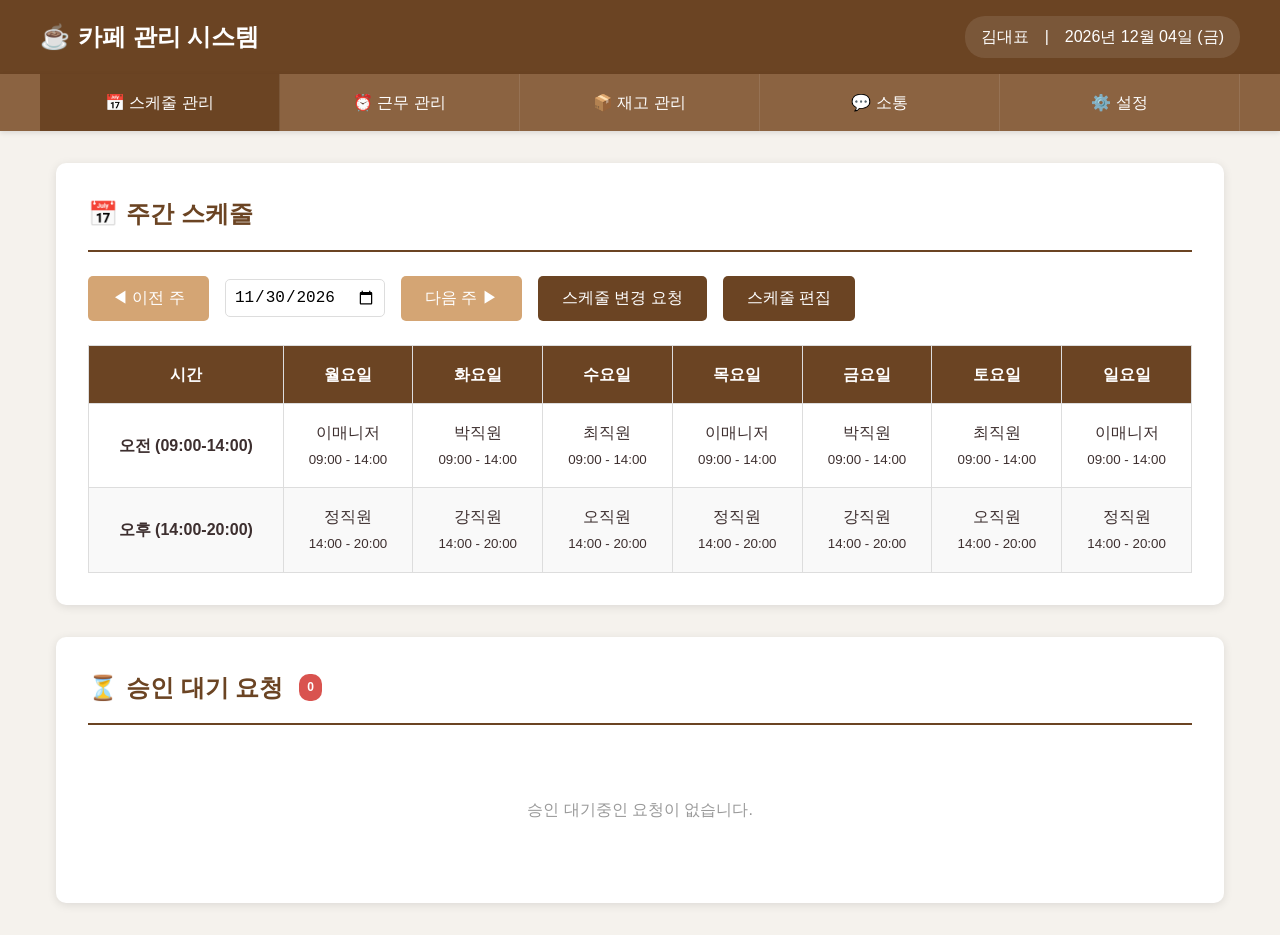
<file: index.html>
<!DOCTYPE html>
<html lang="ko">
<head>
    <meta charset="UTF-8">
    <meta name="viewport" content="width=device-width, initial-scale=1.0">
    <title>카페 관리 시스템</title>
    <style>
        /* 전역 스타일 */
        * {
            margin: 0;
            padding: 0;
            box-sizing: border-box;
        }

        body {
            font-family: 'Noto Sans KR', -apple-system, sans-serif;
            background-color: #f5f2ed;
            color: #3d2f2f;
            line-height: 1.6;
        }

        /* 헤더 스타일 */
        .header {
            background-color: #6b4423;
            color: white;
            padding: 1rem;
            box-shadow: 0 2px 5px rgba(0,0,0,0.1);
        }

        .header-content {
            max-width: 1200px;
            margin: 0 auto;
            display: flex;
            justify-content: space-between;
            align-items: center;
            flex-wrap: wrap;
        }

        .logo {
            font-size: 1.5rem;
            font-weight: bold;
            display: flex;
            align-items: center;
            gap: 0.5rem;
        }

        .user-info {
            display: flex;
            align-items: center;
            gap: 1rem;
            background-color: rgba(255,255,255,0.1);
            padding: 0.5rem 1rem;
            border-radius: 20px;
        }

        /* 네비게이션 */
        .nav {
            background-color: #8b6341;
            padding: 0;
            box-shadow: 0 2px 5px rgba(0,0,0,0.1);
            position: sticky;
            top: 0;
            z-index: 100;
        }

        .nav-list {
            max-width: 1200px;
            margin: 0 auto;
            display: flex;
            list-style: none;
            gap: 0;
        }

        .nav-item {
            flex: 1;
            text-align: center;
        }

        .nav-link {
            display: block;
            padding: 1rem;
            color: white;
            text-decoration: none;
            transition: background-color 0.3s;
            border-right: 1px solid rgba(255,255,255,0.1);
        }

        .nav-link:hover, .nav-link.active {
            background-color: #6b4423;
        }

        /* 메인 컨테이너 */
        .container {
            max-width: 1200px;
            margin: 2rem auto;
            padding: 0 1rem;
        }

        /* 카드 스타일 */
        .card {
            background-color: white;
            border-radius: 10px;
            padding: 2rem;
            box-shadow: 0 2px 10px rgba(0,0,0,0.1);
            margin-bottom: 2rem;
        }

        .card-header {
            border-bottom: 2px solid #6b4423;
            padding-bottom: 1rem;
            margin-bottom: 1.5rem;
        }

        .card-title {
            font-size: 1.5rem;
            color: #6b4423;
            display: flex;
            align-items: center;
            gap: 0.5rem;
        }

        /* 버튼 스타일 */
        .btn {
            padding: 0.75rem 1.5rem;
            border: none;
            border-radius: 5px;
            cursor: pointer;
            font-size: 1rem;
            transition: all 0.3s;
            text-decoration: none;
            display: inline-block;
        }

        .btn-primary {
            background-color: #6b4423;
            color: white;
        }

        .btn-primary:hover {
            background-color: #543519;
        }

        .btn-secondary {
            background-color: #d4a574;
            color: white;
        }

        .btn-secondary:hover {
            background-color: #b8935f;
        }

        .btn-success {
            background-color: #5cb85c;
            color: white;
        }

        .btn-danger {
            background-color: #d9534f;
            color: white;
        }

        /* 스케줄 테이블 */
        .schedule-container {
            overflow-x: auto;
        }

        .schedule-table {
            width: 100%;
            border-collapse: collapse;
            background-color: white;
        }

        .schedule-table th,
        .schedule-table td {
            padding: 1rem;
            text-align: center;
            border: 1px solid #ddd;
        }

        .schedule-table th {
            background-color: #6b4423;
            color: white;
            font-weight: bold;
            position: sticky;
            top: 0;
        }

        .schedule-table tr:nth-child(even) {
            background-color: #f9f9f9;
        }

        .schedule-table tr:hover {
            background-color: #f5f2ed;
        }

        /* 날짜 선택기 */
        .date-controls {
            display: flex;
            align-items: center;
            gap: 1rem;
            margin-bottom: 1.5rem;
            flex-wrap: wrap;
        }

        .date-input {
            padding: 0.5rem;
            border: 1px solid #ddd;
            border-radius: 5px;
            font-size: 1rem;
        }

        /* 모달 스타일 */
        .modal {
            display: none;
            position: fixed;
            top: 0;
            left: 0;
            width: 100%;
            height: 100%;
            background-color: rgba(0,0,0,0.5);
            z-index: 1000;
        }

        .modal-content {
            background-color: white;
            border-radius: 10px;
            padding: 2rem;
            position: absolute;
            top: 50%;
            left: 50%;
            transform: translate(-50%, -50%);
            width: 90%;
            max-width: 500px;
            max-height: 80vh;
            overflow-y: auto;
        }

        .modal-header {
            display: flex;
            justify-content: space-between;
            align-items: center;
            margin-bottom: 1.5rem;
        }

        .modal-close {
            background: none;
            border: none;
            font-size: 1.5rem;
            cursor: pointer;
            color: #999;
        }

        /* 폼 스타일 */
        .form-group {
            margin-bottom: 1.5rem;
        }

        .form-label {
            display: block;
            margin-bottom: 0.5rem;
            font-weight: bold;
            color: #6b4423;
        }

        .form-control {
            width: 100%;
            padding: 0.75rem;
            border: 1px solid #ddd;
            border-radius: 5px;
            font-size: 1rem;
        }

        .form-control:focus {
            outline: none;
            border-color: #6b4423;
        }

        textarea.form-control {
            resize: vertical;
            min-height: 100px;
        }

        /* 알림 배지 */
        .badge {
            background-color: #d9534f;
            color: white;
            padding: 0.25rem 0.5rem;
            border-radius: 10px;
            font-size: 0.75rem;
            margin-left: 0.5rem;
        }

        /* 반응형 디자인 */
        @media (max-width: 768px) {
            .header-content {
                flex-direction: column;
                gap: 1rem;
            }

            .nav-list {
                flex-wrap: wrap;
            }

            .nav-item {
                flex: 1 1 50%;
            }

            .card {
                padding: 1rem;
            }

            .schedule-table {
                font-size: 0.9rem;
            }

            .schedule-table th,
            .schedule-table td {
                padding: 0.5rem;
            }
        }

        /* 로딩 스피너 */
        .loading {
            display: inline-block;
            width: 20px;
            height: 20px;
            border: 3px solid #f3f3f3;
            border-top: 3px solid #6b4423;
            border-radius: 50%;
            animation: spin 1s linear infinite;
        }

        @keyframes spin {
            0% { transform: rotate(0deg); }
            100% { transform: rotate(360deg); }
        }

        /* 상태 표시 */
        .status {
            padding: 0.25rem 0.75rem;
            border-radius: 15px;
            font-size: 0.875rem;
            font-weight: bold;
        }

        .status-pending {
            background-color: #f0ad4e;
            color: white;
        }

        .status-approved {
            background-color: #5cb85c;
            color: white;
        }

        .status-rejected {
            background-color: #d9534f;
            color: white;
        }

        /* 빈 상태 메시지 */
        .empty-state {
            text-align: center;
            padding: 3rem;
            color: #999;
        }

        .empty-state-icon {
            font-size: 3rem;
            margin-bottom: 1rem;
        }
    </style>
</head>
<body>
    <!-- 헤더 -->
    <header class="header">
        <div class="header-content">
            <div class="logo">
                <span>☕</span>
                <span>카페 관리 시스템</span>
            </div>
            <div class="user-info">
                <span id="currentUser">김대표</span>
                <span>|</span>
                <span id="currentDate"></span>
            </div>
        </div>
    </header>

    <!-- 네비게이션 -->
    <nav class="nav">
        <ul class="nav-list">
            <li class="nav-item">
                <a href="#" class="nav-link active" data-page="schedule">📅 스케줄 관리</a>
            </li>
            <li class="nav-item">
                <a href="#" class="nav-link" data-page="work">⏰ 근무 관리</a>
            </li>
            <li class="nav-item">
                <a href="#" class="nav-link" data-page="inventory">📦 재고 관리</a>
            </li>
            <li class="nav-item">
                <a href="#" class="nav-link" data-page="communication">💬 소통</a>
            </li>
            <li class="nav-item">
                <a href="#" class="nav-link" data-page="settings">⚙️ 설정</a>
            </li>
        </ul>
    </nav>

    <!-- 메인 컨텐츠 -->
    <main class="container">
        <!-- 스케줄 관리 페이지 -->
        <div id="schedule-page" class="page">
            <!-- 스케줄 조회 카드 -->
            <div class="card">
                <div class="card-header">
                    <h2 class="card-title">
                        <span>📅</span>
                        <span>주간 스케줄</span>
                    </h2>
                </div>
                <div class="date-controls">
                    <button class="btn btn-secondary" onclick="changeWeek(-1)">◀ 이전 주</button>
                    <input type="date" id="weekSelector" class="date-input" onchange="loadSchedule()">
                    <button class="btn btn-secondary" onclick="changeWeek(1)">다음 주 ▶</button>
                    <button class="btn btn-primary" onclick="showScheduleRequestModal()">스케줄 변경 요청</button>
                    <button class="btn btn-primary" id="scheduleEditBtn" style="display: none;" onclick="showScheduleEditModal()">스케줄 편집</button>
                </div>
                <div class="schedule-container">
                    <table class="schedule-table">
                        <thead>
                            <tr>
                                <th>시간</th>
                                <th>월요일</th>
                                <th>화요일</th>
                                <th>수요일</th>
                                <th>목요일</th>
                                <th>금요일</th>
                                <th>토요일</th>
                                <th>일요일</th>
                            </tr>
                        </thead>
                        <tbody id="scheduleTableBody">
                            <!-- 스케줄 데이터가 여기에 동적으로 추가됩니다 -->
                        </tbody>
                    </table>
                </div>
            </div>

            <!-- 승인 대기 요청 카드 (대표만 표시) -->
            <div class="card" id="pendingRequestsCard" style="display: none;">
                <div class="card-header">
                    <h2 class="card-title">
                        <span>⏳</span>
                        <span>승인 대기 요청</span>
                        <span class="badge" id="pendingCount">0</span>
                    </h2>
                </div>
                <div id="pendingRequestsList">
                    <!-- 승인 대기 요청이 여기에 표시됩니다 -->
                </div>
            </div>
        </div>

        <!-- 다른 페이지들은 Phase 2에서 구현 -->
        <div id="work-page" class="page" style="display: none;">
            <div class="card">
                <div class="empty-state">
                    <div class="empty-state-icon">🚧</div>
                    <p>근무 관리 기능은 준비 중입니다.</p>
                </div>
            </div>
        </div>

        <div id="inventory-page" class="page" style="display: none;">
            <div class="card">
                <div class="empty-state">
                    <div class="empty-state-icon">🚧</div>
                    <p>재고 관리 기능은 준비 중입니다.</p>
                </div>
            </div>
        </div>

        <div id="communication-page" class="page" style="display: none;">
            <div class="card">
                <div class="empty-state">
                    <div class="empty-state-icon">🚧</div>
                    <p>소통 기능은 준비 중입니다.</p>
                </div>
            </div>
        </div>

        <div id="settings-page" class="page" style="display: none;">
            <!-- 직원 관리 카드 -->
            <div class="card">
                <div class="card-header">
                    <h2 class="card-title">
                        <span>👥</span>
                        <span>직원 관리</span>
                    </h2>
                </div>
                <div style="margin-bottom: 1rem;">
                    <button class="btn btn-primary" onclick="showAddEmployeeModal()">+ 직원 추가</button>
                </div>
                <div class="schedule-container">
                    <table class="schedule-table">
                        <thead>
                            <tr>
                                <th>이름</th>
                                <th>직급</th>
                                <th>시급</th>
                                <th>연락처</th>
                                <th>관리</th>
                            </tr>
                        </thead>
                        <tbody id="employeeTableBody">
                            <!-- 직원 목록이 여기에 표시됩니다 -->
                        </tbody>
                    </table>
                </div>
            </div>

            <!-- 시스템 설정 카드 -->
            <div class="card">
                <div class="card-header">
                    <h2 class="card-title">
                        <span>⚙️</span>
                        <span>시스템 설정</span>
                    </h2>
                </div>
                <div style="display: grid; gap: 1rem;">
                    <button class="btn btn-secondary" onclick="exportData()">📥 데이터 백업 다운로드</button>
                    <div>
                        <label class="btn btn-secondary" style="margin: 0;">
                            📤 데이터 복원
                            <input type="file" accept=".json" onchange="importData(this.files[0])" style="display: none;">
                        </label>
                    </div>
                    <button class="btn btn-danger" onclick="resetSystem()">🔄 시스템 초기화</button>
                </div>
            </div>
        </div>
    </main>

    <!-- 스케줄 변경 요청 모달 -->
    <div id="scheduleRequestModal" class="modal">
        <div class="modal-content">
            <div class="modal-header">
                <h3>스케줄 변경 요청</h3>
                <button class="modal-close" onclick="closeModal('scheduleRequestModal')">×</button>
            </div>
            <form onsubmit="submitScheduleRequest(event)">
                <div class="form-group">
                    <label class="form-label">변경 희망 날짜</label>
                    <input type="date" class="form-control" id="requestDate" required>
                </div>
                <div class="form-group">
                    <label class="form-label">현재 근무 시간</label>
                    <input type="text" class="form-control" id="currentShift" readonly>
                </div>
                <div class="form-group">
                    <label class="form-label">희망 근무 시간</label>
                    <select class="form-control" id="requestedShift" required>
                        <option value="">선택하세요</option>
                        <option value="09:00-14:00">오전 (09:00-14:00)</option>
                        <option value="14:00-20:00">오후 (14:00-20:00)</option>
                        <option value="09:00-20:00">종일 (09:00-20:00)</option>
                        <option value="off">휴무</option>
                    </select>
                </div>
                <div class="form-group">
                    <label class="form-label">변경 사유</label>
                    <textarea class="form-control" id="requestReason" required></textarea>
                </div>
                <div style="text-align: right;">
                    <button type="button" class="btn btn-secondary" onclick="closeModal('scheduleRequestModal')">취소</button>
                    <button type="submit" class="btn btn-primary">요청 제출</button>
                </div>
            </form>
        </div>
    </div>

    <!-- 스케줄 편집 모달 (대표/매니저 전용) -->
    <div id="scheduleEditModal" class="modal">
        <div class="modal-content" style="max-width: 800px;">
            <div class="modal-header">
                <h3>스케줄 편집</h3>
                <button class="modal-close" onclick="closeModal('scheduleEditModal')">×</button>
            </div>
            <div class="form-group">
                <label class="form-label">편집할 날짜 선택</label>
                <input type="date" class="form-control" id="editDate" onchange="loadDaySchedule()">
            </div>
            <div id="dayScheduleEdit" style="display: none;">
                <h4 id="editDateDisplay"></h4>
                <div style="display: grid; gap: 1rem;">
                    <div class="card" style="padding: 1rem;">
                        <h5>오전 근무 (09:00-14:00)</h5>
                        <select class="form-control" id="morningEmployee">
                            <option value="">미배정</option>
                        </select>
                    </div>
                    <div class="card" style="padding: 1rem;">
                        <h5>오후 근무 (14:00-20:00)</h5>
                        <select class="form-control" id="afternoonEmployee">
                            <option value="">미배정</option>
                        </select>
                    </div>
                </div>
                <div style="margin-top: 1rem; text-align: right;">
                    <button class="btn btn-primary" onclick="saveSchedule()">저장</button>
                    <button class="btn btn-secondary" onclick="closeModal('scheduleEditModal')">취소</button>
                </div>
            </div>
            <div style="margin-top: 2rem; border-top: 1px solid #ddd; padding-top: 1rem;">
                <h4>일괄 스케줄 생성</h4>
                <div class="form-group">
                    <label class="form-label">시작 날짜</label>
                    <input type="date" class="form-control" id="batchStartDate">
                </div>
                <div class="form-group">
                    <label class="form-label">종료 날짜</label>
                    <input type="date" class="form-control" id="batchEndDate">
                </div>
                <div class="form-group">
                    <label class="form-label">패턴 선택</label>
                    <select class="form-control" id="schedulePattern">
                        <option value="rotation">순환 근무 (자동 배치)</option>
                        <option value="fixed">고정 근무 (요일별 지정)</option>
                    </select>
                </div>
                <button class="btn btn-primary" onclick="generateBatchSchedule()">일괄 생성</button>
            </div>
        </div>
    </div>

    <!-- 직원 추가/수정 모달 -->
    <div id="employeeModal" class="modal">
        <div class="modal-content">
            <div class="modal-header">
                <h3 id="employeeModalTitle">직원 추가</h3>
                <button class="modal-close" onclick="closeModal('employeeModal')">×</button>
            </div>
            <form onsubmit="saveEmployee(event)">
                <input type="hidden" id="employeeId">
                <div class="form-group">
                    <label class="form-label">이름</label>
                    <input type="text" class="form-control" id="employeeName" required>
                </div>
                <div class="form-group">
                    <label class="form-label">직급</label>
                    <select class="form-control" id="employeeRole" required>
                        <option value="직원">직원</option>
                        <option value="매니저">매니저</option>
                        <option value="대표">대표</option>
                    </select>
                </div>
                <div class="form-group">
                    <label class="form-label">시급</label>
                    <input type="number" class="form-control" id="employeeHourlyRate" required>
                    <small style="color: #666;">대표는 0원으로 설정하세요</small>
                </div>
                <div class="form-group">
                    <label class="form-label">연락처</label>
                    <input type="tel" class="form-control" id="employeeContact" placeholder="010-0000-0000" required>
                </div>
                <div style="text-align: right;">
                    <button type="button" class="btn btn-secondary" onclick="closeModal('employeeModal')">취소</button>
                    <button type="submit" class="btn btn-primary">저장</button>
                </div>
            </form>
        </div>
    </div>

    <script>
        // 전역 변수
        let currentUser = null;
        let currentWeekStart = null;
        let scheduleData = {};
        let employees = [];
        let scheduleRequests = [];

        // 초기화
        document.addEventListener('DOMContentLoaded', function() {
            initializeApp();
        });

        // 앱 초기화
        function initializeApp() {
            // 현재 날짜 설정
            const today = new Date();
            document.getElementById('currentDate').textContent = formatDate(today);
            
            // 이번 주 월요일로 설정
            currentWeekStart = getMonday(today);
            document.getElementById('weekSelector').value = formatDateForInput(currentWeekStart);
            
            // 초기 데이터 로드
            loadInitialData();
            
            // 네비게이션 이벤트 설정
            setupNavigation();
            
            // 스케줄 로드
            loadSchedule();
            
            // 현재 사용자 설정 (임시)
            setCurrentUser({ id: 1, name: '김대표', role: '대표' });
        }

        // 초기 데이터 로드
        function loadInitialData() {
            // localStorage에서 데이터 로드 또는 기본값 설정
            const storedEmployees = localStorage.getItem('employees');
            if (storedEmployees) {
                employees = JSON.parse(storedEmployees);
            } else {
                // 기본 직원 데이터
                employees = [
                    { id: 1, name: '김대표', role: '대표', hourly_rate: 0, contact: '010-1234-5678' },
                    { id: 2, name: '이매니저', role: '매니저', hourly_rate: 12000, contact: '010-2345-6789' },
                    { id: 3, name: '박직원', role: '직원', hourly_rate: 10000, contact: '010-3456-7890' },
                    { id: 4, name: '최직원', role: '직원', hourly_rate: 10000, contact: '010-4567-8901' },
                    { id: 5, name: '정직원', role: '직원', hourly_rate: 10000, contact: '010-5678-9012' },
                    { id: 6, name: '강직원', role: '직원', hourly_rate: 10000, contact: '010-6789-0123' },
                    { id: 7, name: '오직원', role: '직원', hourly_rate: 10000, contact: '010-7890-1234' }
                ];
                localStorage.setItem('employees', JSON.stringify(employees));
            }

            // 스케줄 데이터 로드
            const storedSchedule = localStorage.getItem('scheduleData');
            if (storedSchedule) {
                scheduleData = JSON.parse(storedSchedule);
            } else {
                // 기본 스케줄 생성
                generateDefaultSchedule();
            }

            // 스케줄 요청 데이터 로드
            const storedRequests = localStorage.getItem('scheduleRequests');
            if (storedRequests) {
                scheduleRequests = JSON.parse(storedRequests);
            }
        }

        // 기본 스케줄 생성
        function generateDefaultSchedule() {
            const days = 30; // 30일치 스케줄 생성
            const startDate = new Date();
            startDate.setDate(startDate.getDate() - 7); // 일주일 전부터

            for (let i = 0; i < days; i++) {
                const date = new Date(startDate);
                date.setDate(date.getDate() + i);
                const dateStr = formatDateForInput(date);
                
                // 요일별 기본 스케줄 패턴
                const dayOfWeek = date.getDay();
                const morningEmployees = [2, 3, 4]; // 매니저와 직원들
                const afternoonEmployees = [5, 6, 7]; // 다른 직원들
                
                scheduleData[dateStr] = {
                    morning: {
                        employee_id: morningEmployees[i % morningEmployees.length],
                        start: '09:00',
                        end: '14:00'
                    },
                    afternoon: {
                        employee_id: afternoonEmployees[i % afternoonEmployees.length],
                        start: '14:00',
                        end: '20:00'
                    }
                };
            }
            
            localStorage.setItem('scheduleData', JSON.stringify(scheduleData));
        }

        // 현재 사용자 설정
        function setCurrentUser(user) {
            currentUser = user;
            document.getElementById('currentUser').textContent = user.name;
            
            // 권한에 따른 UI 표시/숨김
            if (user.role === '대표') {
                document.getElementById('pendingRequestsCard').style.display = 'block';
                document.getElementById('scheduleEditBtn').style.display = 'inline-block';
                loadPendingRequests();
            } else if (user.role === '매니저') {
                document.getElementById('scheduleEditBtn').style.display = 'inline-block';
            }
        }

        // 네비게이션 설정
        function setupNavigation() {
            const navLinks = document.querySelectorAll('.nav-link');
            navLinks.forEach(link => {
                link.addEventListener('click', function(e) {
                    e.preventDefault();
                    const page = this.getAttribute('data-page');
                    showPage(page);
                    
                    // 활성 탭 스타일 변경
                    navLinks.forEach(l => l.classList.remove('active'));
                    this.classList.add('active');
                });
            });
        }

        // 페이지 전환
        function showPage(pageName) {
            const pages = document.querySelectorAll('.page');
            pages.forEach(page => page.style.display = 'none');
            
            const targetPage = document.getElementById(`${pageName}-page`);
            if (targetPage) {
                targetPage.style.display = 'block';
                
                // 설정 페이지로 이동 시 직원 목록 로드
                if (pageName === 'settings') {
                    loadEmployeeList();
                }
            }
        }

        // 직원 목록 로드
        function loadEmployeeList() {
            const tbody = document.getElementById('employeeTableBody');
            tbody.innerHTML = '';
            
            employees.forEach(emp => {
                const row = document.createElement('tr');
                row.innerHTML = `
                    <td>${emp.name}</td>
                    <td>${emp.role}</td>
                    <td>${emp.hourly_rate.toLocaleString()}원</td>
                    <td>${emp.contact}</td>
                    <td>
                        <button class="btn btn-secondary" style="padding: 0.25rem 0.5rem;" onclick="editEmployee(${emp.id})">수정</button>
                        <button class="btn btn-danger" style="padding: 0.25rem 0.5rem;" onclick="deleteEmployee(${emp.id})">삭제</button>
                    </td>
                `;
                tbody.appendChild(row);
            });
        }

        // 직원 추가 모달 표시
        function showAddEmployeeModal() {
            document.getElementById('employeeModalTitle').textContent = '직원 추가';
            document.getElementById('employeeId').value = '';
            document.getElementById('employeeName').value = '';
            document.getElementById('employeeRole').value = '직원';
            document.getElementById('employeeHourlyRate').value = '10000';
            document.getElementById('employeeContact').value = '';
            document.getElementById('employeeModal').style.display = 'block';
        }

        // 직원 수정
        function editEmployee(id) {
            const employee = employees.find(e => e.id === id);
            if (!employee) return;
            
            document.getElementById('employeeModalTitle').textContent = '직원 정보 수정';
            document.getElementById('employeeId').value = employee.id;
            document.getElementById('employeeName').value = employee.name;
            document.getElementById('employeeRole').value = employee.role;
            document.getElementById('employeeHourlyRate').value = employee.hourly_rate;
            document.getElementById('employeeContact').value = employee.contact;
            document.getElementById('employeeModal').style.display = 'block';
        }

        // 직원 저장
        function saveEmployee(event) {
            event.preventDefault();
            
            const employeeData = {
                name: document.getElementById('employeeName').value,
                role: document.getElementById('employeeRole').value,
                hourly_rate: parseInt(document.getElementById('employeeHourlyRate').value),
                contact: document.getElementById('employeeContact').value
            };
            
            const employeeId = document.getElementById('employeeId').value;
            
            if (employeeId) {
                // 수정
                const index = employees.findIndex(e => e.id === parseInt(employeeId));
                if (index !== -1) {
                    employees[index] = { ...employees[index], ...employeeData };
                }
            } else {
                // 추가
                const newId = Math.max(...employees.map(e => e.id), 0) + 1;
                employees.push({ id: newId, ...employeeData });
            }
            
            localStorage.setItem('employees', JSON.stringify(employees));
            alert('직원 정보가 저장되었습니다.');
            closeModal('employeeModal');
            loadEmployeeList();
        }

        // 직원 삭제
        function deleteEmployee(id) {
            const employee = employees.find(e => e.id === id);
            if (!employee) return;
            
            if (!confirm(`${employee.name}님을 삭제하시겠습니까?\n관련된 모든 스케줄 정보도 함께 삭제됩니다.`)) {
                return;
            }
            
            // 직원 삭제
            employees = employees.filter(e => e.id !== id);
            localStorage.setItem('employees', JSON.stringify(employees));
            
            // 관련 스케줄도 정리 (선택사항)
            Object.keys(scheduleData).forEach(date => {
                ['morning', 'afternoon'].forEach(shift => {
                    if (scheduleData[date][shift]?.employee_id === id) {
                        delete scheduleData[date][shift];
                    }
                });
                
                if (!scheduleData[date].morning && !scheduleData[date].afternoon) {
                    delete scheduleData[date];
                }
            });
            localStorage.setItem('scheduleData', JSON.stringify(scheduleData));
            
            alert('직원이 삭제되었습니다.');
            loadEmployeeList();
            loadSchedule();
        }

        // 시스템 초기화
        function resetSystem() {
            if (!confirm('모든 데이터가 삭제됩니다. 정말 초기화하시겠습니까?')) {
                return;
            }
            
            if (!confirm('이 작업은 되돌릴 수 없습니다. 계속하시겠습니까?')) {
                return;
            }
            
            localStorage.clear();
            alert('시스템이 초기화되었습니다.');
            location.reload();
        }

        // 스케줄 로드
        function loadSchedule() {
            const tbody = document.getElementById('scheduleTableBody');
            tbody.innerHTML = '';
            
            // 시간대별 행 생성
            const timeSlots = [
                { label: '오전 (09:00-14:00)', key: 'morning' },
                { label: '오후 (14:00-20:00)', key: 'afternoon' }
            ];
            
            timeSlots.forEach(slot => {
                const row = document.createElement('tr');
                row.innerHTML = `<td><strong>${slot.label}</strong></td>`;
                
                // 일주일 각 날짜
                for (let i = 0; i < 7; i++) {
                    const date = new Date(currentWeekStart);
                    date.setDate(date.getDate() + i);
                    const dateStr = formatDateForInput(date);
                    
                    const cell = document.createElement('td');
                    const schedule = scheduleData[dateStr]?.[slot.key];
                    
                    if (schedule) {
                        const employee = employees.find(e => e.id === schedule.employee_id);
                        cell.innerHTML = `
                            <div style="cursor: pointer;" onclick="quickEditSchedule('${dateStr}', '${slot.key}', ${schedule.employee_id})">
                                <div>${employee ? employee.name : '미정'}</div>
                                <small>${schedule.start} - ${schedule.end}</small>
                            </div>
                        `;
                        
                        // 변경 요청이 있는지 확인
                        const hasRequest = scheduleRequests.some(r => 
                            r.requested_date === dateStr && 
                            r.status === 'pending'
                        );
                        
                        if (hasRequest) {
                            cell.innerHTML += '<br><span class="status status-pending">변경 요청중</span>';
                        }
                    } else {
                        cell.innerHTML = '<span style="color: #999;">-</span>';
                    }
                    
                    row.appendChild(cell);
                }
                
                tbody.appendChild(row);
            });
        }

        // 주 변경
        function changeWeek(direction) {
            currentWeekStart.setDate(currentWeekStart.getDate() + (direction * 7));
            document.getElementById('weekSelector').value = formatDateForInput(currentWeekStart);
            loadSchedule();
        }

        // 스케줄 변경 요청 모달 표시
        function showScheduleRequestModal() {
            const modal = document.getElementById('scheduleRequestModal');
            modal.style.display = 'block';
            
            // 오늘 날짜를 기본값으로 설정
            const today = new Date();
            document.getElementById('requestDate').value = formatDateForInput(today);
            document.getElementById('requestDate').min = formatDateForInput(today);
        }

        // 모달 닫기
        function closeModal(modalId) {
            document.getElementById(modalId).style.display = 'none';
        }

        // 스케줄 변경 요청 제출
        function submitScheduleRequest(event) {
            event.preventDefault();
            
            const requestData = {
                id: Date.now(),
                employee_id: currentUser.id,
                employee_name: currentUser.name,
                requested_date: document.getElementById('requestDate').value,
                original_shift: document.getElementById('currentShift').value || '미정',
                requested_shift: document.getElementById('requestedShift').value,
                reason: document.getElementById('requestReason').value,
                status: 'pending',
                request_date: new Date().toISOString()
            };
            
            scheduleRequests.push(requestData);
            localStorage.setItem('scheduleRequests', JSON.stringify(scheduleRequests));
            
            alert('스케줄 변경 요청이 제출되었습니다. 대표님의 승인을 기다려주세요.');
            closeModal('scheduleRequestModal');
            
            // 대표인 경우 승인 대기 목록 갱신
            if (currentUser.role === '대표') {
                loadPendingRequests();
            }
            
            // 스케줄 다시 로드
            loadSchedule();
        }

        // 승인 대기 요청 로드 (대표만)
        function loadPendingRequests() {
            const pendingList = document.getElementById('pendingRequestsList');
            const pendingRequests = scheduleRequests.filter(r => r.status === 'pending');
            const pendingCount = document.getElementById('pendingCount');
            
            pendingCount.textContent = pendingRequests.length;
            
            if (pendingRequests.length === 0) {
                pendingList.innerHTML = '<div class="empty-state"><p>승인 대기중인 요청이 없습니다.</p></div>';
                return;
            }
            
            pendingList.innerHTML = pendingRequests.map(request => `
                <div class="card" style="margin-bottom: 1rem; padding: 1rem;">
                    <h4>${request.employee_name}님의 요청</h4>
                    <p><strong>날짜:</strong> ${request.requested_date}</p>
                    <p><strong>현재:</strong> ${request.original_shift} → <strong>변경:</strong> ${request.requested_shift}</p>
                    <p><strong>사유:</strong> ${request.reason}</p>
                    <p><small>요청일시: ${new Date(request.request_date).toLocaleString()}</small></p>
                    <div style="margin-top: 1rem;">
                        <button class="btn btn-success" onclick="approveRequest(${request.id})">승인</button>
                        <button class="btn btn-danger" onclick="rejectRequest(${request.id})">거절</button>
                    </div>
                </div>
            `).join('');
        }

        // 요청 승인
        function approveRequest(requestId) {
            const request = scheduleRequests.find(r => r.id === requestId);
            if (request) {
                request.status = 'approved';
                
                // 스케줄 데이터 업데이트
                updateScheduleWithRequest(request);
                
                localStorage.setItem('scheduleRequests', JSON.stringify(scheduleRequests));
                alert(`${request.employee_name}님의 스케줄 변경 요청이 승인되었습니다.`);
                
                loadPendingRequests();
                loadSchedule();
            }
        }

        // 요청 거절
        function rejectRequest(requestId) {
            const request = scheduleRequests.find(r => r.id === requestId);
            if (request) {
                request.status = 'rejected';
                localStorage.setItem('scheduleRequests', JSON.stringify(scheduleRequests));
                alert(`${request.employee_name}님의 스케줄 변경 요청이 거절되었습니다.`);
                
                loadPendingRequests();
                loadSchedule();
            }
        }

        // 승인된 요청으로 스케줄 업데이트
        function updateScheduleWithRequest(request) {
            const date = request.requested_date;
            
            if (request.requested_shift === 'off') {
                // 휴무 처리
                if (scheduleData[date]) {
                    // 기존 스케줄에서 해당 직원 제거
                    Object.keys(scheduleData[date]).forEach(shift => {
                        if (scheduleData[date][shift]?.employee_id === request.employee_id) {
                            scheduleData[date][shift] = { employee_id: null, start: '', end: '' };
                        }
                    });
                }
            } else {
                // 시간 변경
                const [start, end] = request.requested_shift.split('-');
                
                if (!scheduleData[date]) {
                    scheduleData[date] = {};
                }
                
                // 오전/오후 구분
                if (start === '09:00' && end === '14:00') {
                    scheduleData[date].morning = {
                        employee_id: request.employee_id,
                        start: start,
                        end: end
                    };
                } else if (start === '14:00' && end === '20:00') {
                    scheduleData[date].afternoon = {
                        employee_id: request.employee_id,
                        start: start,
                        end: end
                    };
                } else if (start === '09:00' && end === '20:00') {
                    // 종일 근무
                    scheduleData[date].morning = {
                        employee_id: request.employee_id,
                        start: '09:00',
                        end: '14:00'
                    };
                    scheduleData[date].afternoon = {
                        employee_id: request.employee_id,
                        start: '14:00',
                        end: '20:00'
                    };
                }
            }
            
            localStorage.setItem('scheduleData', JSON.stringify(scheduleData));
        }

        // 날짜 포맷팅 함수들
        function formatDate(date) {
            const year = date.getFullYear();
            const month = String(date.getMonth() + 1).padStart(2, '0');
            const day = String(date.getDate()).padStart(2, '0');
            const weekDay = ['일', '월', '화', '수', '목', '금', '토'][date.getDay()];
            return `${year}년 ${month}월 ${day}일 (${weekDay})`;
        }

        function formatDateForInput(date) {
            const year = date.getFullYear();
            const month = String(date.getMonth() + 1).padStart(2, '0');
            const day = String(date.getDate()).padStart(2, '0');
            return `${year}-${month}-${day}`;
        }

        function getMonday(date) {
            const d = new Date(date);
            const day = d.getDay();
            const diff = d.getDate() - day + (day === 0 ? -6 : 1);
            return new Date(d.setDate(diff));
        }

        // 스케줄 편집 모달 표시
        function showScheduleEditModal() {
            const modal = document.getElementById('scheduleEditModal');
            modal.style.display = 'block';
            
            // 직원 목록 로드
            const morningSelect = document.getElementById('morningEmployee');
            const afternoonSelect = document.getElementById('afternoonEmployee');
            
            const employeeOptions = '<option value="">미배정</option>' + 
                employees.map(emp => `<option value="${emp.id}">${emp.name} (${emp.role})</option>`).join('');
            
            morningSelect.innerHTML = employeeOptions;
            afternoonSelect.innerHTML = employeeOptions;
            
            // 오늘 날짜 설정
            const today = new Date();
            document.getElementById('editDate').value = formatDateForInput(today);
            document.getElementById('batchStartDate').value = formatDateForInput(today);
            
            const endDate = new Date(today);
            endDate.setDate(endDate.getDate() + 30);
            document.getElementById('batchEndDate').value = formatDateForInput(endDate);
        }

        // 특정 날짜의 스케줄 로드
        function loadDaySchedule() {
            const selectedDate = document.getElementById('editDate').value;
            if (!selectedDate) return;
            
            document.getElementById('dayScheduleEdit').style.display = 'block';
            document.getElementById('editDateDisplay').textContent = formatDate(new Date(selectedDate));
            
            const schedule = scheduleData[selectedDate];
            if (schedule) {
                document.getElementById('morningEmployee').value = schedule.morning?.employee_id || '';
                document.getElementById('afternoonEmployee').value = schedule.afternoon?.employee_id || '';
            } else {
                document.getElementById('morningEmployee').value = '';
                document.getElementById('afternoonEmployee').value = '';
            }
        }

        // 스케줄 저장
        function saveSchedule() {
            const selectedDate = document.getElementById('editDate').value;
            const morningEmployeeId = document.getElementById('morningEmployee').value;
            const afternoonEmployeeId = document.getElementById('afternoonEmployee').value;
            
            if (!scheduleData[selectedDate]) {
                scheduleData[selectedDate] = {};
            }
            
            if (morningEmployeeId) {
                scheduleData[selectedDate].morning = {
                    employee_id: parseInt(morningEmployeeId),
                    start: '09:00',
                    end: '14:00'
                };
            } else {
                delete scheduleData[selectedDate].morning;
            }
            
            if (afternoonEmployeeId) {
                scheduleData[selectedDate].afternoon = {
                    employee_id: parseInt(afternoonEmployeeId),
                    start: '14:00',
                    end: '20:00'
                };
            } else {
                delete scheduleData[selectedDate].afternoon;
            }
            
            // 빈 날짜는 제거
            if (!scheduleData[selectedDate].morning && !scheduleData[selectedDate].afternoon) {
                delete scheduleData[selectedDate];
            }
            
            localStorage.setItem('scheduleData', JSON.stringify(scheduleData));
            alert('스케줄이 저장되었습니다.');
            loadSchedule();
            closeModal('scheduleEditModal');
        }

        // 일괄 스케줄 생성
        function generateBatchSchedule() {
            const startDate = new Date(document.getElementById('batchStartDate').value);
            const endDate = new Date(document.getElementById('batchEndDate').value);
            const pattern = document.getElementById('schedulePattern').value;
            
            if (startDate > endDate) {
                alert('종료 날짜는 시작 날짜 이후여야 합니다.');
                return;
            }
            
            const confirmMsg = `${formatDate(startDate)}부터 ${formatDate(endDate)}까지 스케줄을 생성하시겠습니까?\n기존 스케줄은 덮어씌워집니다.`;
            if (!confirm(confirmMsg)) return;
            
            // 직원 리스트 (대표 제외)
            const workingEmployees = employees.filter(emp => emp.role !== '대표');
            
            if (workingEmployees.length < 2) {
                alert('근무 가능한 직원이 2명 이상 필요합니다.');
                return;
            }
            
            // 날짜별로 스케줄 생성
            let employeeIndex = 0;
            const currentDate = new Date(startDate);
            
            while (currentDate <= endDate) {
                const dateStr = formatDateForInput(currentDate);
                const dayOfWeek = currentDate.getDay();
                
                // 주말에는 인원을 줄일 수도 있음 (추후 옵션으로 제공 가능)
                scheduleData[dateStr] = {
                    morning: {
                        employee_id: workingEmployees[employeeIndex % workingEmployees.length].id,
                        start: '09:00',
                        end: '14:00'
                    },
                    afternoon: {
                        employee_id: workingEmployees[(employeeIndex + 1) % workingEmployees.length].id,
                        start: '14:00',
                        end: '20:00'
                    }
                };
                
                employeeIndex += 2;
                currentDate.setDate(currentDate.getDate() + 1);
            }
            
            localStorage.setItem('scheduleData', JSON.stringify(scheduleData));
            alert('스케줄이 일괄 생성되었습니다.');
            loadSchedule();
            closeModal('scheduleEditModal');
        }

        // 날짜 변경 시 현재 근무 시간 표시
        document.getElementById('requestDate').addEventListener('change', function() {
            const selectedDate = this.value;
            const schedule = scheduleData[selectedDate];
            let currentShift = '미정';
            
            if (schedule) {
                const morningEmployee = schedule.morning?.employee_id === currentUser.id;
                const afternoonEmployee = schedule.afternoon?.employee_id === currentUser.id;
                
                if (morningEmployee && afternoonEmployee) {
                    currentShift = '종일 (09:00-20:00)';
                } else if (morningEmployee) {
                    currentShift = '오전 (09:00-14:00)';
                } else if (afternoonEmployee) {
                    currentShift = '오후 (14:00-20:00)';
                } else {
                    currentShift = '휴무';
                }
            }
            
            document.getElementById('currentShift').value = currentShift;
        });

        // ESC 키로 모달 닫기
        document.addEventListener('keydown', function(event) {
            if (event.key === 'Escape') {
                const modals = document.querySelectorAll('.modal');
                modals.forEach(modal => {
                    if (modal.style.display === 'block') {
                        modal.style.display = 'none';
                    }
                });
            }
        });

        // 빠른 스케줄 편집 (셀 클릭 시)
        function quickEditSchedule(date, shift, currentEmployeeId) {
            // 권한 확인
            if (currentUser.role !== '대표' && currentUser.role !== '매니저') {
                alert('스케줄 편집 권한이 없습니다.');
                return;
            }
            
            const employee = employees.find(e => e.id === currentEmployeeId);
            const employeeName = employee ? employee.name : '미배정';
            
            const newEmployeeName = prompt(`${formatDate(new Date(date))} ${shift === 'morning' ? '오전' : '오후'} 근무\n현재: ${employeeName}\n\n새로운 직원 이름을 입력하세요 (취소: 미배정):`);
            
            if (newEmployeeName === null) return;
            
            if (newEmployeeName === '' || newEmployeeName === '미배정') {
                // 배정 취소
                if (scheduleData[date] && scheduleData[date][shift]) {
                    delete scheduleData[date][shift];
                    if (!scheduleData[date].morning && !scheduleData[date].afternoon) {
                        delete scheduleData[date];
                    }
                }
            } else {
                // 새 직원 찾기
                const newEmployee = employees.find(e => e.name === newEmployeeName);
                if (!newEmployee) {
                    alert('해당 이름의 직원을 찾을 수 없습니다.');
                    return;
                }
                
                if (!scheduleData[date]) {
                    scheduleData[date] = {};
                }
                
                scheduleData[date][shift] = {
                    employee_id: newEmployee.id,
                    start: shift === 'morning' ? '09:00' : '14:00',
                    end: shift === 'morning' ? '14:00' : '20:00'
                };
            }
            
            localStorage.setItem('scheduleData', JSON.stringify(scheduleData));
            loadSchedule();
        }

        // 데이터 백업 함수 (추후 사용)
        function exportData() {
            const data = {
                employees: employees,
                scheduleData: scheduleData,
                scheduleRequests: scheduleRequests,
                exportDate: new Date().toISOString()
            };
            
            const blob = new Blob([JSON.stringify(data, null, 2)], { type: 'application/json' });
            const url = URL.createObjectURL(blob);
            const a = document.createElement('a');
            a.href = url;
            a.download = `cafe_backup_${formatDateForInput(new Date())}.json`;
            a.click();
            URL.revokeObjectURL(url);
        }

        // 데이터 복원 함수 (추후 사용)
        function importData(file) {
            const reader = new FileReader();
            reader.onload = function(e) {
                try {
                    const data = JSON.parse(e.target.result);
                    
                    if (data.employees) {
                        employees = data.employees;
                        localStorage.setItem('employees', JSON.stringify(employees));
                    }
                    
                    if (data.scheduleData) {
                        scheduleData = data.scheduleData;
                        localStorage.setItem('scheduleData', JSON.stringify(scheduleData));
                    }
                    
                    if (data.scheduleRequests) {
                        scheduleRequests = data.scheduleRequests;
                        localStorage.setItem('scheduleRequests', JSON.stringify(scheduleRequests));
                    }
                    
                    alert('데이터가 성공적으로 복원되었습니다.');
                    location.reload();
                } catch (error) {
                    alert('데이터 복원에 실패했습니다.');
                    console.error(error);
                }
            };
            reader.readAsText(file);
        }
    </script>
</body>
</html>
</file>
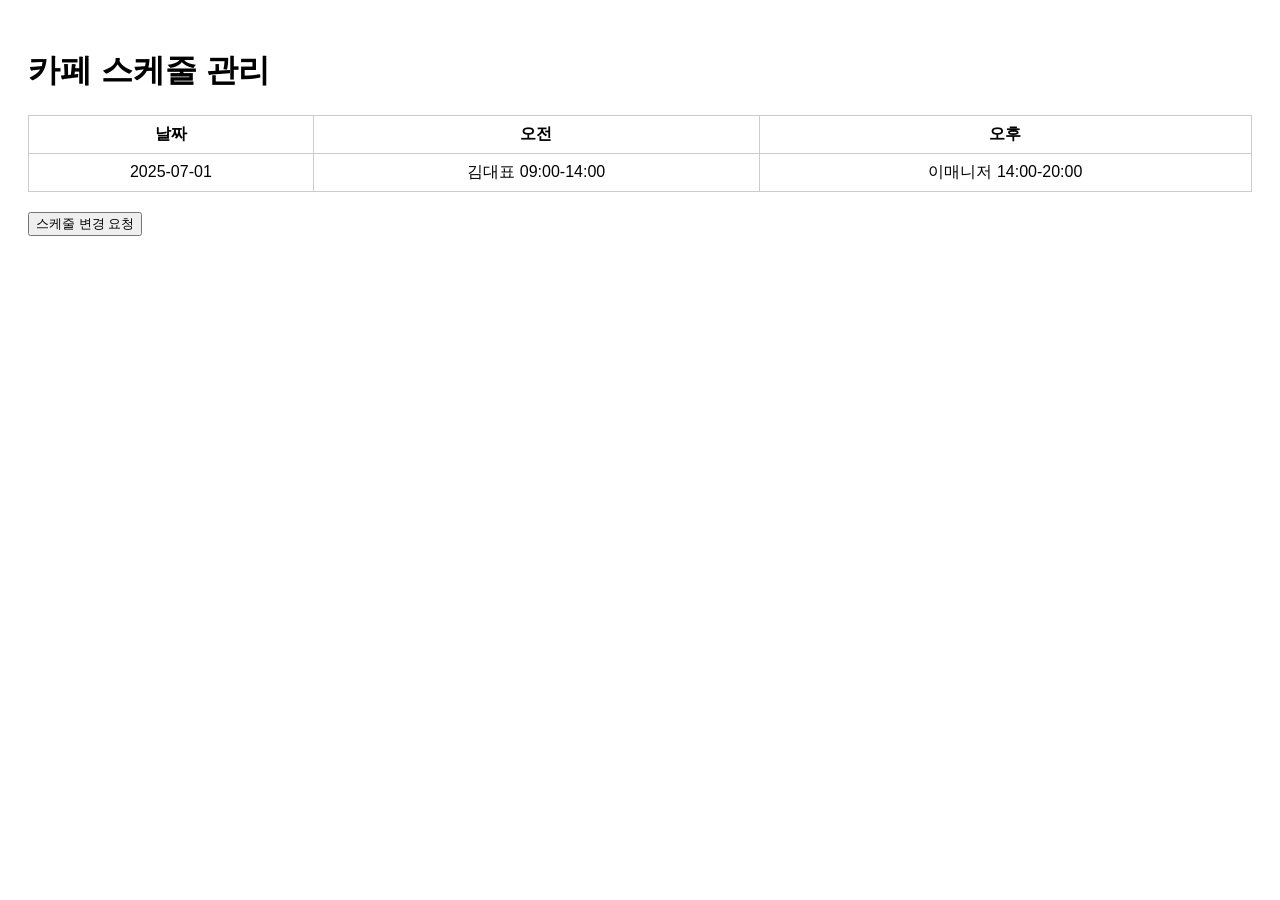
<file: cafe/index.html>
<!DOCTYPE html>
<html lang="ko">
<head>
<meta charset="UTF-8">
<meta name="viewport" content="width=device-width, initial-scale=1.0">
<title>카페 관리 시스템 - 스케줄</title>
<link rel="stylesheet" href="style.css">
</head>
<body>
<h1>카페 스케줄 관리</h1>
<div id="schedule"></div>
<button id="requestBtn">스케줄 변경 요청</button>
<div id="requestForm" class="hidden">
  <h2>변경 요청</h2>
  <label>날짜: <input type="date" id="reqDate"></label>
  <label>원래 근무: <input type="text" id="reqOriginal"></label>
  <label>변경 요청: <input type="text" id="reqShift"></label>
  <label>사유: <input type="text" id="reqReason"></label>
  <button id="submitRequest">요청 제출</button>
</div>
<script src="script.js"></script>
</body>
</html>
</file>
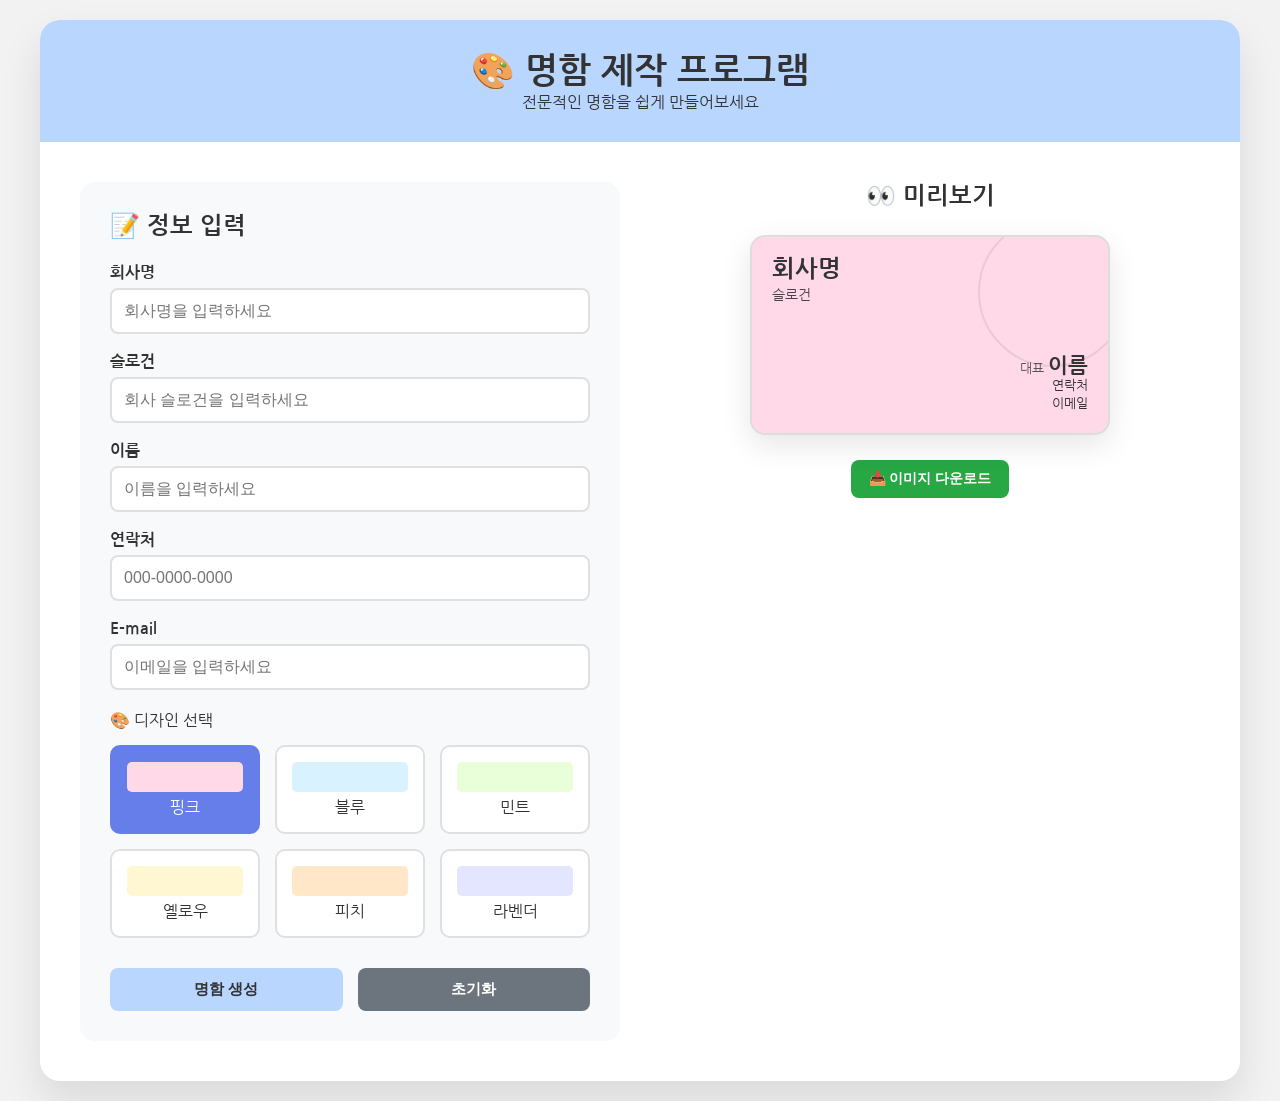
<file: business_card.html>
<!DOCTYPE html>
<html lang="ko">
<head>
    <meta charset="UTF-8">
    <meta name="viewport" content="width=device-width, initial-scale=1.0">
    <title>명함 제작 프로그램</title>
    <link href="https://fonts.googleapis.com/css2?family=Nanum+Gothic:wght@400;700&display=swap" rel="stylesheet">
    <style>
        * {
            margin: 0;
            padding: 0;
            box-sizing: border-box;
        }

        body {
            font-family: 'Nanum Gothic', sans-serif;
            background: #f2f2f2;
            min-height: 100vh;
            padding: 20px;
            color: #333;
        }

        .container {
            max-width: 1200px;
            margin: 0 auto;
            background: #fff;
            border-radius: 20px;
            box-shadow: 0 20px 40px rgba(0,0,0,0.1);
            overflow: hidden;
        }

        .header {
            background: #b9d6ff;
            color: #333;
            padding: 30px;
            text-align: center;
        }

        .header h1 {
            font-size: 2.2rem;
            font-weight: bold;
        }

        .content {
            display: grid;
            grid-template-columns: 1fr 1fr;
            gap: 40px;
            padding: 40px;
        }

        .form-section {
            background: #f8f9fa;
            padding: 30px;
            border-radius: 15px;
        }

        .form-group {
            margin-bottom: 20px;
        }

        .form-group label {
            display: block;
            margin-bottom: 8px;
            font-weight: bold;
            color: #333;
        }

        .form-group input {
            width: 100%;
            padding: 12px;
            border: 2px solid #e0e0e0;
            border-radius: 8px;
            font-size: 16px;
            transition: border-color 0.3s;
        }

        .form-group input:focus {
            outline: none;
            border-color: #667eea;
            box-shadow: 0 0 0 3px rgba(102, 126, 234, 0.1);
        }

        .design-selector {
            margin-bottom: 30px;
        }

        .design-grid {
            display: grid;
            grid-template-columns: repeat(3, 1fr);
            gap: 15px;
            margin-top: 15px;
        }

        .design-option {
            padding: 15px;
            border: 2px solid #e0e0e0;
            border-radius: 10px;
            cursor: pointer;
            text-align: center;
            transition: all 0.3s;
            background: #fff;
        }

        .design-option:hover {
            transform: translateY(-2px);
            box-shadow: 0 5px 15px rgba(0,0,0,0.1);
        }

        .design-option.active {
            border-color: #667eea;
            background: #667eea;
            color: #fff;
        }

        .buttons {
            display: flex;
            gap: 15px;
            margin-top: 30px;
        }

        .btn {
            padding: 12px 20px;
            border: none;
            border-radius: 8px;
            font-size: 15px;
            font-weight: bold;
            cursor: pointer;
            transition: background 0.3s, transform 0.3s;
        }

        .btn-primary {
            background: #b9d6ff;
            color: #333;
            flex: 1;
        }

        .btn-primary:hover {
            transform: translateY(-2px);
            box-shadow: 0 5px 15px rgba(102, 126, 234, 0.3);
        }

        .btn-secondary {
            background: #6c757d;
            color: #fff;
            flex: 1;
        }

        .btn-secondary:hover {
            background: #5a6268;
            transform: translateY(-2px);
        }

        .btn-download {
            background: #28a745;
            color: #fff;
            margin-top: 15px;
            padding: 10px 18px;
            font-size: 14px;
        }

        .btn-download:hover {
            background: #218838;
            transform: translateY(-2px);
        }

        .preview-section {
            display: flex;
            flex-direction: column;
            align-items: center;
        }

        .card-preview {
            width: 360px;
            height: 200px;
            border: 2px solid #ddd;
            border-radius: 15px;
            margin-bottom: 10px;
            position: relative;
            background: #fff;
            box-shadow: 0 10px 30px rgba(0,0,0,0.1);
            overflow: hidden;
        }

        .design-1 {background:#ffd9e8; color:#333;}
        .design-2 {background:#d8f3ff; color:#333;}
        .design-3 {background:#e9ffd9; color:#333;}
        .design-4 {background:#fff7d1; color:#333;}
        .design-5 {background:#ffe7c7; color:#333;}
        .design-6 {background:#e4e6ff; color:#333;}

        .card-content {
            padding: 20px;
            height: 100%;
            display: flex;
            flex-direction: column;
            justify-content: space-between;
            position: relative;
            overflow: hidden;
        }

        .card-pattern {
            position: absolute;
            top: 0;
            right: 0;
            width: 100%;
            height: 100%;
            opacity: 0.1;
            pointer-events: none;
        }

        .pattern-circles {
            position: absolute;
            top: -20px;
            right: -20px;
            width: 150px;
            height: 150px;
            border-radius: 50%;
            border: 2px solid currentColor;
        }

        .pattern-lines {
            position: absolute;
            top: 0;
            right: 0;
            width: 100px;
            height: 100%;
            background: repeating-linear-gradient(45deg, transparent, transparent 10px, currentColor 10px, currentColor 12px);
        }

        .pattern-dots,
        .pattern-squares {
            position: absolute;
            top: -20px;
            right: -20px;
            width: 150px;
            height: 150px;
        }

        .pattern-dots {
            background: radial-gradient(currentColor 1px, transparent 1px);
            background-size: 10px 10px;
        }

        .pattern-squares {
            background: repeating-linear-gradient(45deg, currentColor 0 2px, transparent 2px 6px);
        }

        .company-info {text-align: left;}
        .company-name {font-size: 1.5rem; font-weight: bold; margin-bottom: 5px;}
        .company-slogan {font-size: 0.9rem; opacity: 0.9; margin-bottom: 15px;}

        .personal-info {text-align: right;}
        .name-wrapper {display: inline-flex; align-items: baseline; gap: 4px;}
        .person-title {font-size: 0.8rem; opacity: 0.8;}
        .person-name {font-size: 1.3rem; font-weight: bold;}
        .contact-info {font-size: 0.8rem; line-height: 1.4;}

        @media (max-width: 768px) {
            .content {grid-template-columns: 1fr; gap: 20px; padding: 20px;}
            .card-preview {width: 300px; height: 167px;}
            .design-grid {grid-template-columns: repeat(2, 1fr);}
        }
    </style>
</head>
<body>
    <div class="container">
        <div class="header">
            <h1>🎨 명함 제작 프로그램</h1>
            <p>전문적인 명함을 쉽게 만들어보세요</p>
        </div>

        <div class="content">
            <div class="form-section">
                <h2 style="margin-bottom: 25px; color: #333;">📝 정보 입력</h2>
                <div class="form-group">
                    <label for="company">회사명</label>
                    <input type="text" id="company" placeholder="회사명을 입력하세요">
                </div>
                <div class="form-group">
                    <label for="slogan">슬로건</label>
                    <input type="text" id="slogan" placeholder="회사 슬로건을 입력하세요">
                </div>
                <div class="form-group">
                    <label for="name">이름</label>
                    <input type="text" id="name" placeholder="이름을 입력하세요">
                </div>
                <div class="form-group">
                    <label for="phone">연락처</label>
                    <input type="tel" id="phone" pattern="\d{3}-\d{4}-\d{4}" placeholder="000-0000-0000">
                </div>
                <div class="form-group">
                    <label for="email">E-mail</label>
                    <input type="email" id="email" placeholder="이메일을 입력하세요">
                </div>
                <div class="design-selector">
                    <label>🎨 디자인 선택</label>
                    <div class="design-grid">
                        <div class="design-option active" data-design="1">
                            <div style="background:#ffd9e8;height:30px;border-radius:5px;margin-bottom:5px;"></div>
                            핑크
                        </div>
                        <div class="design-option" data-design="2">
                            <div style="background:#d8f3ff;height:30px;border-radius:5px;margin-bottom:5px;"></div>
                            블루
                        </div>
                        <div class="design-option" data-design="3">
                            <div style="background:#e9ffd9;height:30px;border-radius:5px;margin-bottom:5px;"></div>
                            민트
                        </div>
                        <div class="design-option" data-design="4">
                            <div style="background:#fff7d1;height:30px;border-radius:5px;margin-bottom:5px;"></div>
                            옐로우
                        </div>
                        <div class="design-option" data-design="5">
                            <div style="background:#ffe7c7;height:30px;border-radius:5px;margin-bottom:5px;"></div>
                            피치
                        </div>
                        <div class="design-option" data-design="6">
                            <div style="background:#e4e6ff;height:30px;border-radius:5px;margin-bottom:5px;"></div>
                            라벤더
                        </div>
                    </div>
                </div>
                <div class="buttons">
                    <button class="btn btn-primary" onclick="generateCard()">명함 생성</button>
                    <button class="btn btn-secondary" onclick="resetForm()">초기화</button>
                </div>
            </div>

            <div class="preview-section">
                <h2 style="margin-bottom: 25px; color: #333;">👀 미리보기</h2>
                <div class="card-preview design-1" id="cardPreview">
                    <div class="card-content">
                        <div class="card-pattern"><div class="pattern-circles"></div></div>
                        <div class="company-info">
                            <div class="company-name">회사명</div>
                            <div class="company-slogan">슬로건</div>
                        </div>
                        <div class="personal-info">
                            <div class="name-wrapper">
                                <span class="person-title">대표</span>
                                <span class="person-name">이름</span>
                            </div>
                            <div class="contact-info">
                                <div>연락처</div>
                                <div>이메일</div>
                            </div>
                        </div>
                    </div>
                </div>
                <button class="btn btn-download" onclick="downloadCard()">📥 이미지 다운로드</button>
            </div>
        </div>
    </div>


    <script>
    let selectedDesign = 1;
    const fontFamily = "'Nanum Gothic', sans-serif";

    document.querySelectorAll('.design-option').forEach(option => {
        option.addEventListener('click', function() {
            document.querySelectorAll('.design-option').forEach(opt => opt.classList.remove('active'));
            this.classList.add('active');
            selectedDesign = this.getAttribute('data-design');
            updatePreview();
        });
    });

    document.querySelectorAll('input').forEach(input => input.addEventListener('input', updatePreview));

    function updatePreview() {
        const company = document.getElementById('company').value || '회사명';
        const slogan  = document.getElementById('slogan').value || '슬로건';
        const name    = document.getElementById('name').value || '이름';
        const phone   = document.getElementById('phone').value || '연락처';
        const email   = document.getElementById('email').value || '이메일';

        const patterns = {
            1: '<div class="pattern-circles"></div>',
            2: '<div class="pattern-lines"></div>',
            3: '<div class="pattern-dots"></div>',
            4: '<div class="pattern-squares"></div>',
            5: '<div class="pattern-circles"></div>',
            6: '<div class="pattern-lines"></div>'
        };

        const cardHTML = `
            <div class="card-content">
                <div class="card-pattern">${patterns[selectedDesign]}</div>
                <div class="company-info">
                    <div class="company-name">${company}</div>
                    <div class="company-slogan">${slogan}</div>
                </div>
                <div class="personal-info">
                    <div class="name-wrapper">
                        <span class="person-title">대표</span>
                        <span class="person-name">${name}</span>
                    </div>
                    <div class="contact-info">
                        <div>${phone}</div>
                        <div>${email}</div>
                    </div>
                </div>
            </div>`;

        const preview = document.getElementById('cardPreview');
        preview.className = `card-preview design-${selectedDesign}`;
        preview.innerHTML = cardHTML;
        preview.style.fontFamily = fontFamily;

    }

    function generateCard() {
        if (!document.getElementById('company').value || !document.getElementById('name').value) {
            alert('회사명과 이름은 필수 입력 항목입니다.');
            return;
        }
        const phone = document.getElementById('phone').value;
        if (phone && !/^\d{3}-\d{4}-\d{4}$/.test(phone)) {
            alert('전화번호 형식은 000-0000-0000 입니다.');
            return;
        }
        updatePreview();
    }


    function resetForm() {
        document.querySelectorAll('input').forEach(i => i.value = '');
        document.querySelectorAll('.design-option').forEach(opt => opt.classList.remove('active'));
        document.querySelector('[data-design="1"]').classList.add('active');
        selectedDesign = 1;
        updatePreview();
    }

    function downloadCard() {
        const canvas = document.createElement('canvas');
        const ctx = canvas.getContext('2d');
        canvas.width = 1063; // 90mm
        canvas.height = 591; // 50mm

        const company = document.getElementById('company').value || '회사명';
        const slogan  = document.getElementById('slogan').value || '슬로건';
        const name    = document.getElementById('name').value || '이름';
        const phone   = document.getElementById('phone').value || '연락처';
        const email   = document.getElementById('email').value || '이메일';

        const backgrounds = {
            1: '#ffd9e8',
            2: '#d8f3ff',
            3: '#e9ffd9',
            4: '#fff7d1',
            5: '#ffe7c7',
            6: '#e4e6ff'
        };
        ctx.fillStyle = backgrounds[selectedDesign];
        ctx.fillRect(0, 0, canvas.width, canvas.height);

        const textColor = '#333';
        ctx.fillStyle = textColor;

        ctx.font = `bold 60px ${fontFamily}`;
        ctx.textAlign = 'left';
        ctx.fillText(company, 60, 120);
        ctx.font = `36px ${fontFamily}`;
        ctx.fillText(slogan, 60, 180);

        ctx.save();
        ctx.globalAlpha = 0.1;
        ctx.strokeStyle = textColor;
        const patternType = {
            1: 'circles',
            2: 'lines',
            3: 'dots',
            4: 'squares',
            5: 'circles',
            6: 'lines'
        }[selectedDesign];

        const scaleX = canvas.width / 360;
        const scaleY = canvas.height / 200;

        if (patternType === 'circles') {
            const r = 75 * scaleX;
            const cx = (360 - 130 + 75) * scaleX;
            const cy = (-20 + 75) * scaleY;
            ctx.lineWidth = 2 * scaleX;
            ctx.beginPath();
            ctx.arc(cx, cy, r, 0, 2 * Math.PI);
            ctx.stroke();
        } else if (patternType === 'lines') {
            ctx.lineWidth = 2 * scaleX;
            const areaW = 100 * scaleX;
            const step = 12 * scaleX;
            for (let i = -canvas.height; i < areaW; i += step) {
                ctx.beginPath();
                ctx.moveTo(canvas.width - areaW + i, 0);
                ctx.lineTo(canvas.width + i, canvas.height);
                ctx.stroke();
            }
        } else if (patternType === 'dots') {
            ctx.fillStyle = textColor;
            const space = 10 * scaleX;
            const areaW = 150 * scaleX;
            const areaH = 150 * scaleY;
            const startX = canvas.width - areaW - 20 * scaleX;
            const startY = -20 * scaleY;
            for (let x = startX; x <= startX + areaW; x += space) {
                for (let y = startY; y <= startY + areaH; y += space) {
                    ctx.beginPath();
                    ctx.arc(x, y, scaleX, 0, 2 * Math.PI);
                    ctx.fill();
                }
            }
        } else if (patternType === 'squares') {
            ctx.lineWidth = 2 * scaleX;
            const size = 150 * scaleX;
            const startX = canvas.width - size - 20 * scaleX;
            const startY = -20 * scaleY;
            const step = 6 * scaleX;
            for (let i = -size; i < size; i += step) {
                ctx.beginPath();
                ctx.moveTo(startX + i, startY);
                ctx.lineTo(startX + i + size, startY + size);
                ctx.stroke();
            }
        }
        ctx.restore();

        ctx.textAlign = 'left';
        ctx.textBaseline = 'alphabetic';
        const gap = 10;
        ctx.font = `28px ${fontFamily}`;
        const titleWidth = ctx.measureText('대표').width;
        ctx.font = `bold 48px ${fontFamily}`;
        const nameWidth = ctx.measureText(name).width;
        const startX = canvas.width - 60 - (titleWidth + gap + nameWidth);
        ctx.font = `28px ${fontFamily}`;
        ctx.fillText('대표', startX, 340);
        ctx.font = `bold 48px ${fontFamily}`;
        ctx.fillText(name, startX + titleWidth + gap, 340);
        ctx.textAlign = 'right';
        ctx.font = `32px ${fontFamily}`;
        ctx.fillText(phone, canvas.width - 60, 420);
        ctx.fillText(email, canvas.width - 60, 470);

        const link = document.createElement('a');
        link.download = `명함_${name || 'business_card'}.png`;
        link.href = canvas.toDataURL();
        link.click();
    }

    updatePreview();
    </script>
</body>
</html>
</file>
<file: cafe/style.css>
body { font-family: Arial, sans-serif; padding: 20px; }
.hidden { display: none; }
table { border-collapse: collapse; width: 100%; margin-bottom: 20px; }
th, td { border: 1px solid #ccc; padding: 8px; text-align: center; }
</file>
